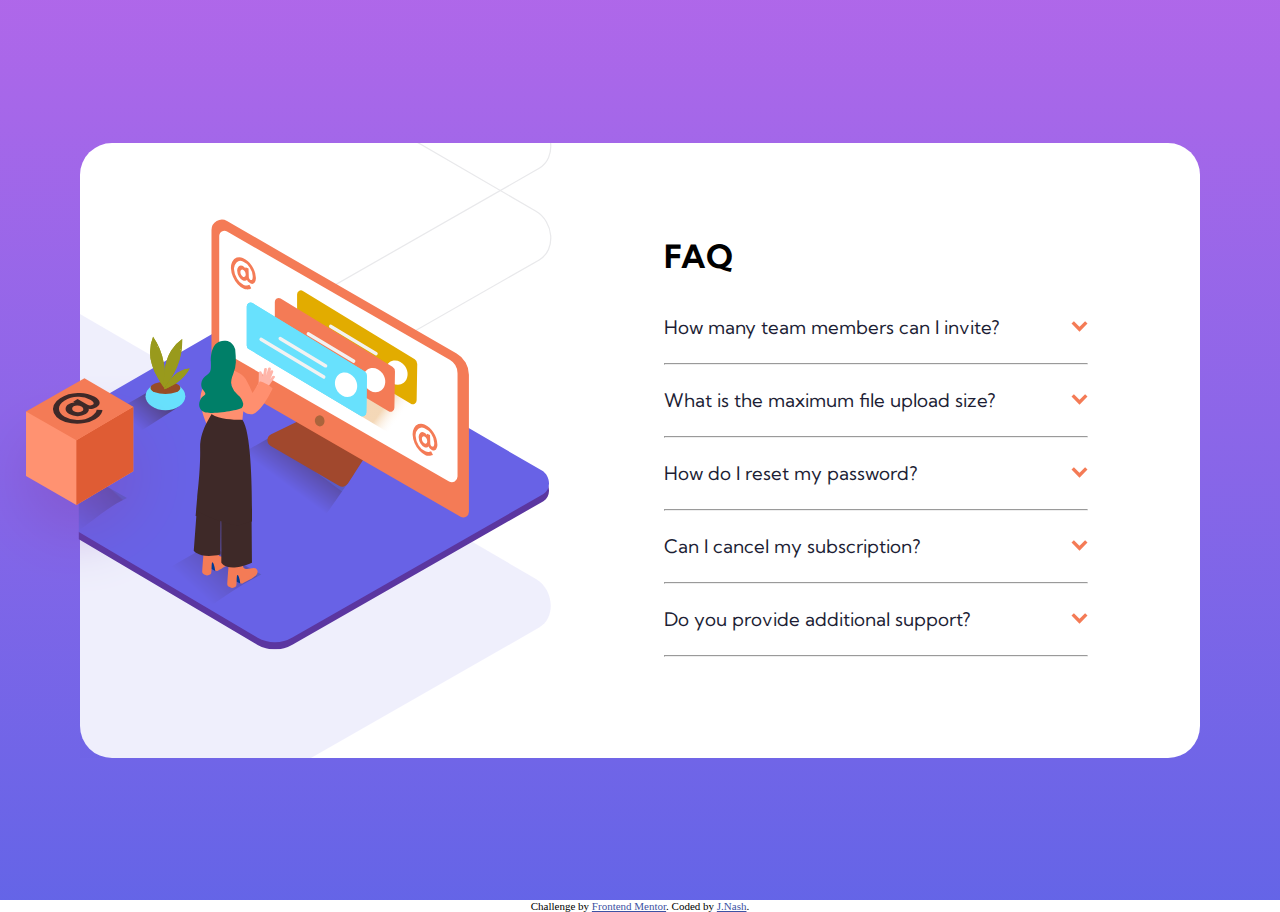
<file: index.html>
<!DOCTYPE html>
<html lang="en">

<head>
  <meta charset="UTF-8">
  <meta name="viewport" content="width=device-width, initial-scale=1.0"> <!-- displays site properly based on user's device -->
  <link rel="preconnect" href="https://fonts.googleapis.com">
  <link rel="preconnect" href="https://fonts.gstatic.com" crossorigin>
  <link href="https://fonts.googleapis.com/css2?family=Kumbh+Sans:wght@400;700&display=swap" rel="stylesheet">
  <link rel="icon" type="image/png" sizes="32x32" href="./images/favicon-32x32.png">
  <link rel="stylesheet" href="./css/master.css">
  <title>Frontend Mentor | FAQ Accordion Card</title>

  <!-- Feel free to remove these styles or customise in your own stylesheet 👍 -->
  <style>
    .attribution {
      font-size: 11px;
      text-align: center;
    }

    .attribution a {
      color: hsl(228, 45%, 44%);
    }
  </style>
</head>

<body>
  <main>
    <div class="wrapper">
      <!--Could try building div within div for the image of the desktop woman with the desktop box
       (set overlfow on the div that contains the woman to hidden
        then set the position of box divs to relative and overlay them;
        this should maintain positioning regardless of the display resolution or ratio then set a media query
        when portrait to set this larger div to hidden and have another div that contains the mobile image that is
        then set to visible.) -->
      <!--<picture>
        <source media="(orientation: landscape)" srcset="./images/illustration-woman-online-desktop.svg">
        <source media="(orientation: portrait)" srcset="./images/illustration-woman-online-mobile.svg">
        <img src="./images/illustration-woman-online-mobile.svg" alt="illustration-woman-online">
      </picture>-->
      <div class="desktop-images">
        <div class="woman-desktop-image">
          <img src="./images/illustration-woman-online-desktop.svg" alt="desktop-woman">
        </div>
        <img class="desktop-box" src="./images/illustration-box-desktop.svg" alt="desktop-box">
      </div>
      <div class="mobile-images">
        <img src="./images/illustration-woman-online-mobile.svg" alt="mobile-woman">
      </div>
      <div class="text-box">
        <h1>FAQ</h1>
        <form class="faq" action="index.html" method="post">
          <div class="faq-container">
            <input id="faq-1" type="radio" name="button" value="faq-1">
            <label for="faq-1">
              <div class="faq-heading">
                <h3>How many team members can I invite?</h3>
                <img src="./images/icon-arrow-down.svg" alt="arrow-down-icon">
              </div>
              <div class="faq-body">
                <p>You can invite up to 2 additional users on the Free plan. There is no limit on team members for the Premium plan.</p>
              </div>
            </label>
            <hr class="faq-divider">
          </div>
          <div class="faq-container">
            <input id="faq-2" type="radio" name="button" value="faq-2">
            <label for="faq-2">
              <div class="faq-heading">
                <h3>What is the maximum file upload size?</h3>
                <img src="./images/icon-arrow-down.svg" alt="arrow-down-icon">
              </div>
              <div class="faq-body">
                <p>No more than 2GB. All files in your account must fit your allotted storage space.</p>
              </div>
            </label>
            <hr class="faq-divider">
          </div>
          <div class="faq-container">
            <input id="faq-3" type="radio" name="button" value="faq-3">
            <label for="faq-3">
              <div class="faq-heading">
                <h3>How do I reset my password?</h3>
                <img src="./images/icon-arrow-down.svg" alt="arrow-down-icon">
              </div>
              <div class="faq-body">
                <p>Click “Forgot password” from the login page or “Change password” from your profile page.
                  A reset link will be emailed to you.</p>
              </div>
            </label>
            <hr class="faq-divider">
          </div>
          <div class="faq-container">
            <input id="faq-4" type="radio" name="button" value="faq-4">
            <label for="faq-4">
              <div class="faq-heading">
                <h3>Can I cancel my subscription?</h3>
                <img src="./images/icon-arrow-down.svg" alt="arrow-down-icon">
              </div>
              <div class="faq-body">
                <p>Yes! Send us a message and we’ll process your request no questions asked.</p>
              </div>
            </label>
            <hr class="faq-divider">
          </div>
          <div class="faq-container">
            <input id="faq-5" type="radio" name="button" value="faq-5">
            <label for="faq-5">
              <div class="faq-heading">
                <h3>Do you provide additional support?</h3>
                <img src="./images/icon-arrow-down.svg" alt="arrow-down-icon">
              </div>
              <div class="faq-body">
                <p>Chat and email support is available 24/7. Phone lines are open during normal business hours.</p>
              </div>
            </label>
            <hr class="faq-divider">
          </div>
        </form>
      </div>
    </div>
  </main>
  <footer>
    <div class="attribution">
      Challenge by <a href="https://www.frontendmentor.io?ref=challenge" target="_blank">Frontend Mentor</a>.
      Coded by <a href="#">J.Nash</a>.
    </div>
  </footer>
</body>

</html>
</file>
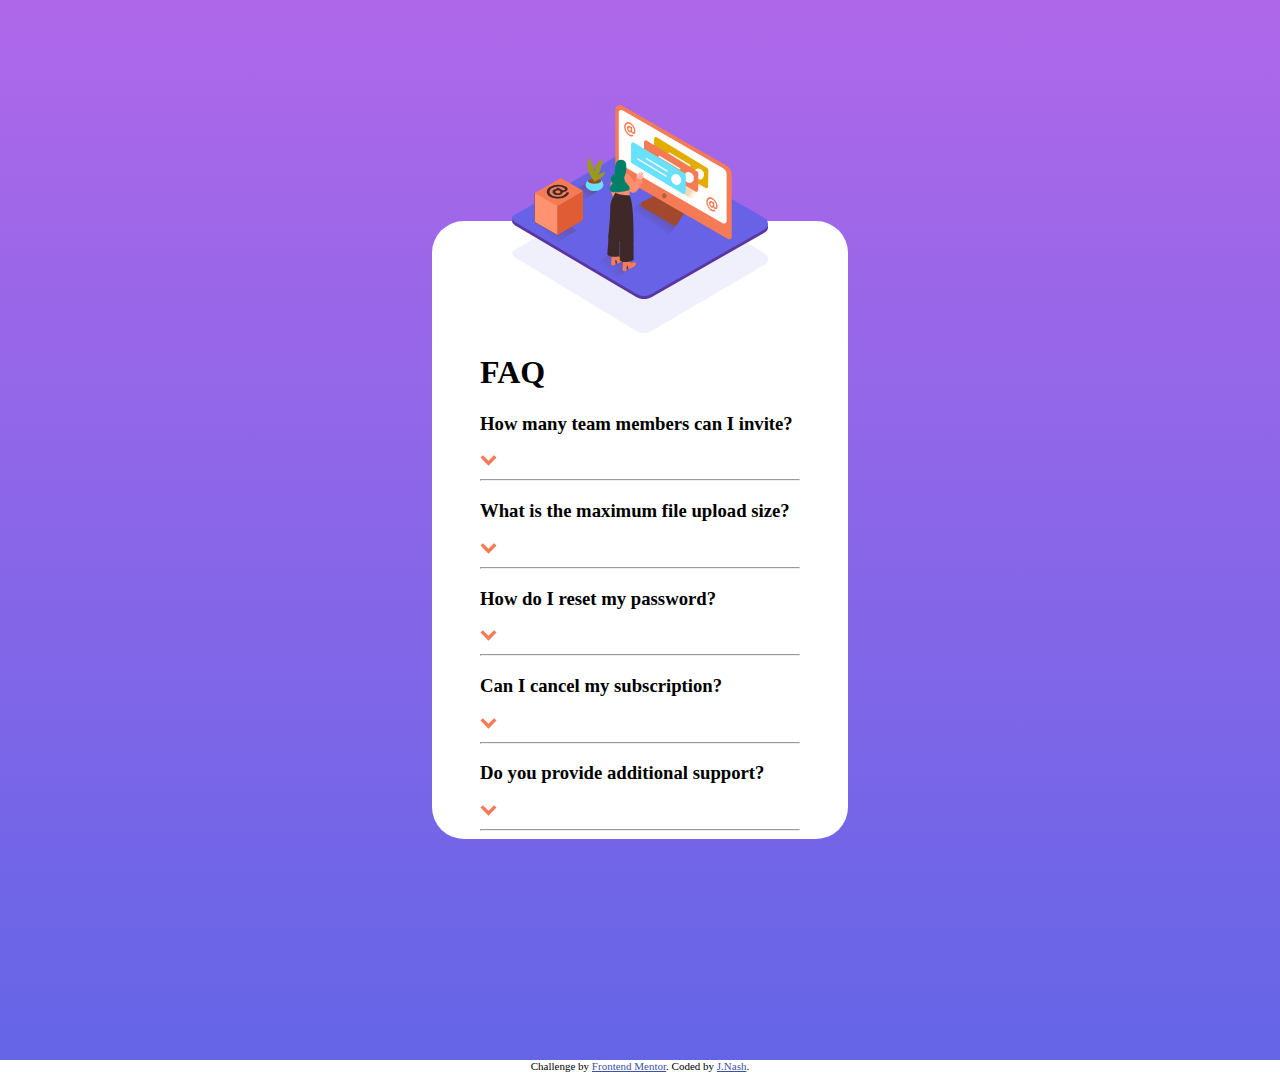
<file: Mobile First Approach/index.html>
<!DOCTYPE html>
<html lang="en">

<head>
  <meta charset="UTF-8">
  <meta name="viewport" content="width=device-width, initial-scale=1.0"> <!-- displays site properly based on user's device -->
  <link rel="preconnect" href="https://fonts.googleapis.com">
  <link rel="preconnect" href="https://fonts.gstatic.com" crossorigin>
  <link href="https://fonts.googleapis.com/css2?family=Kumbh+Sans:wght@400;700&display=swap" rel="stylesheet">
  <link rel="icon" type="image/png" sizes="32x32" href="./images/favicon-32x32.png">
  <link rel="stylesheet" href="./css/master.css">
  <title>Frontend Mentor | FAQ Accordion Card</title>

  <!-- Feel free to remove these styles or customise in your own stylesheet 👍 -->
  <style>
    .attribution {
      font-size: 11px;
      text-align: center;
    }

    .attribution a {
      color: hsl(228, 45%, 44%);
    }
  </style>
</head>

<body>
  <main>
    <div class="wrapper">
      <div class="desktop-images">
        <div class="woman-desktop-image">
          <img src="./images/illustration-woman-online-desktop.svg" alt="desktop-woman">
        </div>
        <img class="desktop-box" src="./images/illustration-box-desktop.svg" alt="desktop-box">
      </div>
      <div class="mobile-images">
        <img src="./images/illustration-woman-online-mobile.svg" alt="mobile-woman">
      </div>
      <div class="text-box">
        <h1>FAQ</h1>
        <form class="faq" action="index.html" method="post">
          <div class="faq-container">
            <input id="faq-1" type="radio" name="button" value="faq-1">
            <label for="faq-1">
              <div class="faq-heading">
                <h3>How many team members can I invite?</h3>
                <img src="./images/icon-arrow-down.svg" alt="arrow-down-icon">
              </div>
              <div class="faq-body">
                <p>You can invite up to 2 additional users on the Free plan. There is no limit on team members for the Premium plan.</p>
              </div>
            </label>
            <hr class="faq-divider">
          </div>
          <div class="faq-container">
            <input id="faq-2" type="radio" name="button" value="faq-2">
            <label for="faq-2">
              <div class="faq-heading">
                <h3>What is the maximum file upload size?</h3>
                <img src="./images/icon-arrow-down.svg" alt="arrow-down-icon">
              </div>
              <div class="faq-body">
                <p>No more than 2GB. All files in your account must fit your allotted storage space.</p>
              </div>
            </label>
            <hr class="faq-divider">
          </div>
          <div class="faq-container">
            <input id="faq-3" type="radio" name="button" value="faq-3">
            <label for="faq-3">
              <div class="faq-heading">
                <h3>How do I reset my password?</h3>
                <img src="./images/icon-arrow-down.svg" alt="arrow-down-icon">
              </div>
              <div class="faq-body">
                <p>Click “Forgot password” from the login page or “Change password” from your profile page.
                  A reset link will be emailed to you.</p>
              </div>
            </label>
            <hr class="faq-divider">
          </div>
          <div class="faq-container">
            <input id="faq-4" type="radio" name="button" value="faq-4">
            <label for="faq-4">
              <div class="faq-heading">
                <h3>Can I cancel my subscription?</h3>
                <img src="./images/icon-arrow-down.svg" alt="arrow-down-icon">
              </div>
              <div class="faq-body">
                <p>Yes! Send us a message and we’ll process your request no questions asked.</p>
              </div>
            </label>
            <hr class="faq-divider">
          </div>
          <div class="faq-container">
            <input id="faq-5" type="radio" name="button" value="faq-5">
            <label for="faq-5">
              <div class="faq-heading">
                <h3>Do you provide additional support?</h3>
                <img src="./images/icon-arrow-down.svg" alt="arrow-down-icon">
              </div>
              <div class="faq-body">
                <p>Chat and email support is available 24/7. Phone lines are open during normal business hours.</p>
              </div>
            </label>
            <hr class="faq-divider">
          </div>
        </form>
      </div>
    </div>
  </main>
  <footer>
    <div class="attribution">
      Challenge by <a href="https://www.frontendmentor.io?ref=challenge" target="_blank">Frontend Mentor</a>.
      Coded by <a href="#">J.Nash</a>.
    </div>
  </footer>
</body>

</html>
</file>
<file: css/master.css>
:root {
  --dark-blue: hsl(238, 29%, 16%);
  --soft-red: hsl(14, 88%, 65%);
  --soft-violet: hsl(273, 75%, 66%);
  --soft-blue: hsl(240, 73%, 65%);
  --very-dark-blue: hsl(237, 12%, 33%);
  --grayish-blue: hsl(240, 6%, 50%);
  --light-blue: hsl(240, 5%, 91%);
  --font-size: 1rem;
  --font-family: "Kumbh Sans";
}

body {
  display: flex;
  flex-direction: column;
  margin: 0;
  padding: 0;
}

main {
  background-image: linear-gradient(var(--soft-violet), var(--soft-blue));
  height: 100vh;
  display: flex;
  justify-content: center;
  align-items: center;
  font-family: var(--font-family), sans-serif;
}

.wrapper {
  display: flex;
  flex-direction: row;
  justify-content: space-between;
  align-items: center;
  width: calc(var(--font-size) * 70);
  background-color: white;
  border-radius: calc(var(--font-size) * 2);
}

.text-box {
  width: 50%;
  display: flex;
  flex-direction: column;
  align-content: flex-start;
  justify-content: center;
  padding: calc(var(--font-size) * 2) calc(var(--font-size) * 7);
}

.desktop-images {
  width: 50%;
  background-image: url('../images/bg-pattern-desktop.svg');
  background-size: 250%;
  background-position: 100% 67%;
  padding: calc(var(--font-size) * 2) 0;
}

.mobile-images {
  display: none;
}

.woman-desktop-image {
  position: relative;
  top: calc(var(--font-size) * 5);
  left: calc(var(--font-size) * 2.9);
  overflow: hidden;
  scale: 1.2;
}

.woman-desktop-image img {
  position: relative;
  right: calc(var(--font-size) * 5);
}


.desktop-box {
  position: relative;
  bottom: calc(var(--font-size) * 9);
  right: calc(var(--font-size) * 6);
  scale: 1.2;
}

.text-box {
  width: 50%;
}

.text-box h1 {
  align-self: flex-start;
  margin: 0 0 var(--font-size) 0;
}

.faq-container {
  margin: 0;
}

.faq-heading {
  display: flex;
  flex-direction: row;
  justify-content: space-between;
  align-items: center;
  margin: calc(var(--font-size) * 1.5) 0;
}

.faq-heading h3 {
  margin: 0;
  font-weight: 400;
  color: var(--dark-blue);
}

input[type="radio"] {
  display: none;
}

.faq-heading img {
  height: 0.75rem;
}

.faq-body p {
  display: none;
  font-weight: 400;
  color: var(--grayish-blue);
}

.faq-divider {
  color: var(--light-blue);
}

.faq input[type="radio"]:hover + label div h3 {
  color: var(--soft-red);
}

.faq input[type="radio"]:checked + label div img {
  transform: rotateZ(-180deg);
}

.faq input[type="radio"]:checked + label div h3 {
  font-weight: 700;
}

.faq input[type="radio"]:checked + label div p {
  display: block;
}

.faq input[type="radio"] + label div img {
  transition-duration: 0.5s;
}

@media (orientation: portrait) {
  main {
    padding: calc(var(--font-size) * 2);
  }

  .wrapper {
    flex-direction: column;
    padding: 0;
  }

  .desktop-images {
    display: none;
  }

  .mobile-images {
    display: block;
    background-image: url('../images/bg-pattern-mobile.svg');
    background-size: contain;
    background-repeat: no-repeat;
    width: 70%;
  }

  .mobile-images img {
    position: relative;
    bottom: calc(var(--font-size) * 7);
  }

}
</file>
<file: Mobile First Approach/css/master.css>
:root {
  --dark-blue: hsl(238, 29%, 16%);
  --soft-red: hsl(14, 88%, 65%);
  --soft-violet: hsl(273, 75%, 66%);
  --soft-blue: hsl(240, 73%, 65%);
  --very-dark-blue: hsl(237, 12%, 33%);
  --grayish-blue: hsl(240, 6%, 50%);
  --light-blue: hsl(240, 5%, 91%);
  --font-size: 1rem;
  --font-family: "Kumbh Sans";
}

body {
  display: flex;
  flex-direction: column;
  margin: 0;
  padding: 0;
}

main {
  background-image: linear-gradient(var(--soft-violet), var(--soft-blue));
  min-height: 100vh;
  display: flex;
  justify-content: center;
  align-items: center;
  padding: calc(var(--font-size) * 5);
}

.wrapper {
  display: flex;
  flex-direction: column;
  justify-content: center;
  align-items: center;
  background-color: white;
  border-radius: calc(var(--font-size) * 2);
}

.desktop-images {
  display: none;
}

.mobile-images {
  overflow: visible;
  position: relative;
  background-image: url('../images/bg-pattern-mobile.svg');
  background-size: contain;
  background-repeat: no-repeat;
  background-position: bottom;
  width: calc(var(--font-size) * 16);
  height: calc(var(--font-size) * 7); x
}

.mobile-images img {
  position: absolute;
  top: calc(var(--font-size) * -7.25);
}

.text-box {
  width: calc(var(--font-size) * 20);
  padding: 0 calc(var(--font-size) * 3);
}

input[type="radio"] {
  display: none;
}

.faq-heading img {
  height: 0.75rem;
}

.faq-body p {
  display: none;
  font-weight: 400;
  color: var(--grayish-blue);
}

.faq-divider {
  color: var(--light-blue);
}

.faq input[type="radio"]:hover + label div h3 {
  color: var(--soft-red);
}

.faq input[type="radio"]:checked + label div img {
  transform: rotateZ(-180deg);
}

.faq input[type="radio"]:checked + label div h3 {
  font-weight: 700;
}

.faq input[type="radio"]:checked + label div p {
  display: block;
}

.faq input[type="radio"] + label div img {
  transition-duration: 0.5s;
}
</file>
